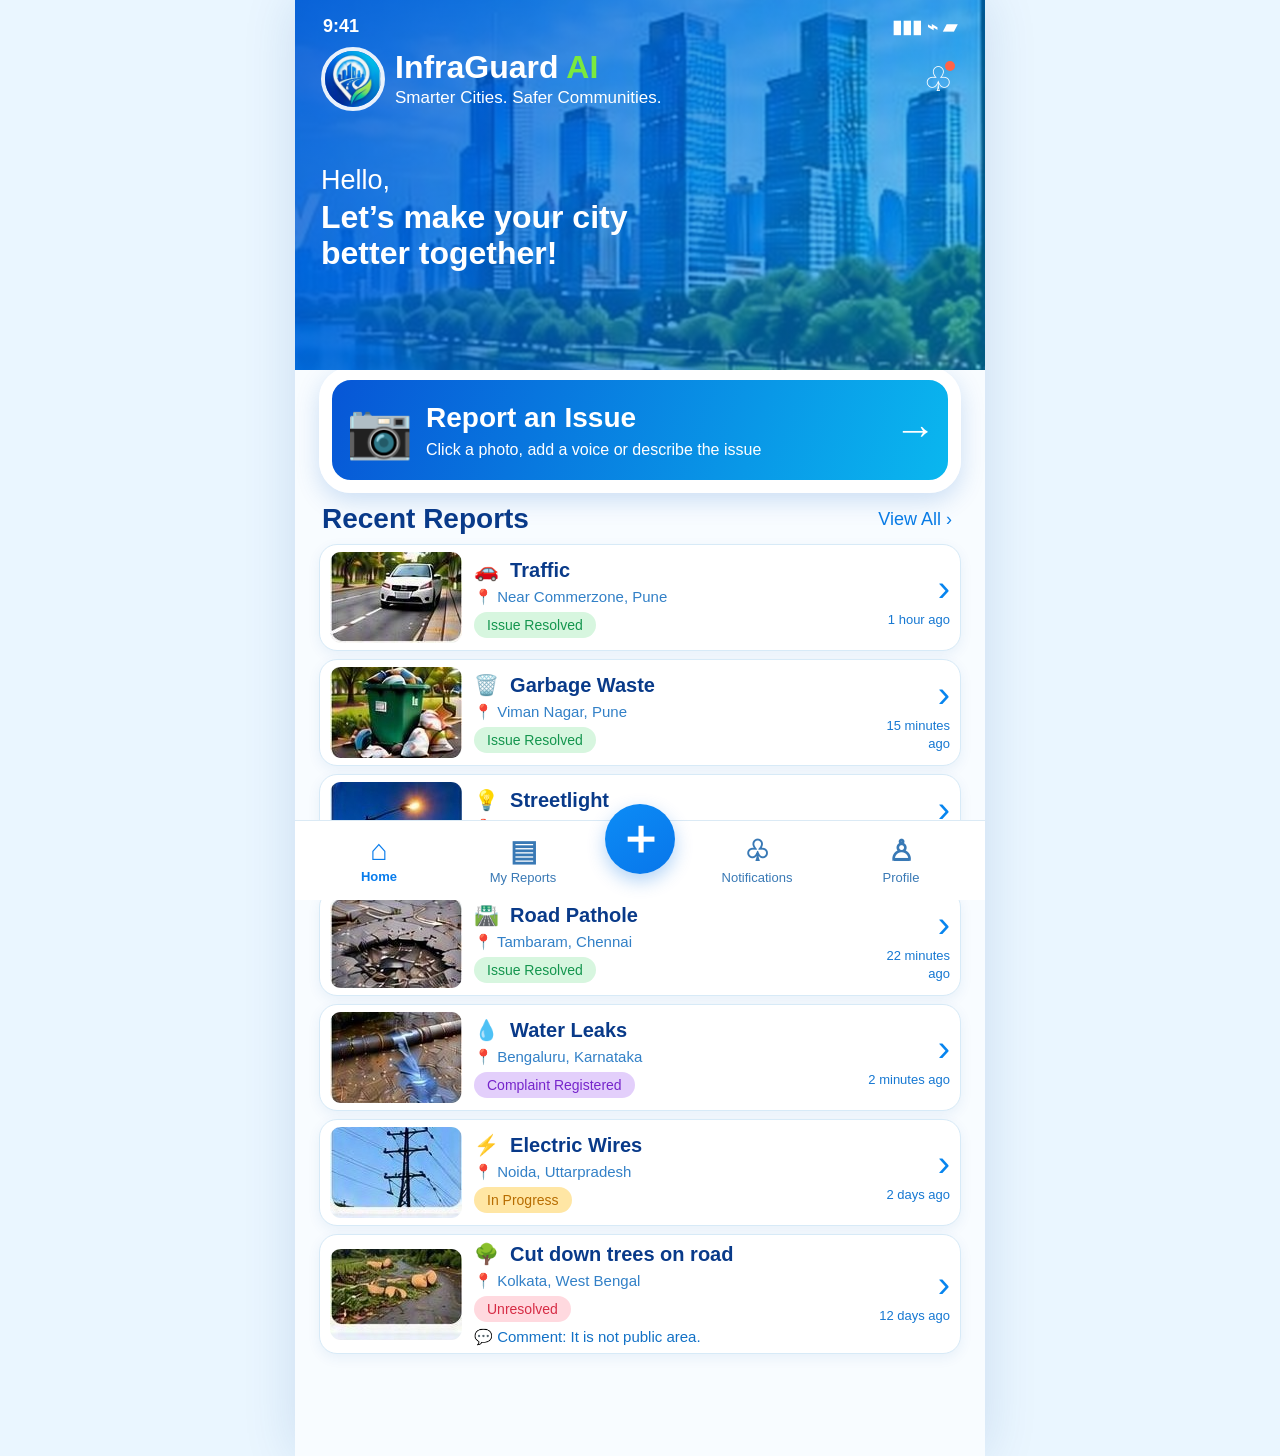
<file: static/index.html>
<!doctype html>
<html lang="en">
<head>
<meta charset="utf-8">
<meta name="viewport" content="width=device-width,initial-scale=1,viewport-fit=cover">
<meta name="theme-color" content="#087fe6">
<title>InfraGuard AI</title>
<link rel="manifest" href="/manifest.webmanifest">
<link rel="stylesheet" href="/static/styles.css">
</head>
<body>
<div id="app">
  <section class="screen active" id="homeScreen">
    <header class="homeHero">
      <div class="statusMock"><span>9:41</span><span>▮▮▮ ⌁ ▰</span></div>
      <div class="brandRow">
        <img src="/static/assets/infraguard_logo.png" alt="InfraGuard AI logo">
        <div><div class="brandTitle">InfraGuard <span>AI</span></div><div class="tagline">Smarter Cities. Safer Communities.</div></div>
        <button class="bell" data-go="notifications">♧<i></i></button>
      </div>
      <div class="welcome">
        <span>Hello,</span>
        <strong>Let’s make your city<br>better together!</strong>
      </div>
    </header>

    <main class="homeBody">
      <button class="reportBanner" id="reportIssueBtn">
        <span class="cameraIcon">📷</span>
        <span class="reportText"><b>Report an Issue</b><small>Click a photo, add a voice or describe the issue</small></span>
        <span class="arrow">→</span>
      </button>

      <div class="sectionHead"><h2>Recent Reports</h2><button data-go="myreports">View All ›</button></div>
      <div class="recentList">
        <article><img src="/static/assets/traffic.jpg"><div><b>🚗 &nbsp;Traffic</b><small>📍 Near Commerzone, Pune</small><em class="resolved">Issue Resolved</em></div><span><i>›</i><small>1 hour ago</small></span></article>
        <article><img src="/static/assets/garbage.jpg"><div><b>🗑️ &nbsp;Garbage Waste</b><small>📍 Viman Nagar, Pune</small><em class="resolved">Issue Resolved</em></div><span><i>›</i><small>15 minutes ago</small></span></article>
        <article><img src="/static/assets/streetlight.jpg"><div><b>💡 &nbsp;Streetlight</b><small>📍 Hitech City, Hyderabad.</small><em class="progress">In Progress</em></div><span><i>›</i><small>15 minutes ago</small></span></article>
        <article><img src="/static/assets/pothole.jpg"><div><b>🛣️ &nbsp;Road Pathole</b><small>📍 Tambaram, Chennai</small><em class="resolved">Issue Resolved</em></div><span><i>›</i><small>22 minutes ago</small></span></article>
        <article><img src="/static/assets/water.jpg"><div><b>💧 &nbsp;Water Leaks</b><small>📍 Bengaluru, Karnataka</small><em class="registered">Complaint Registered</em></div><span><i>›</i><small>2 minutes ago</small></span></article>
        <article><img src="/static/assets/electric.jpg"><div><b>⚡ &nbsp;Electric Wires</b><small>📍 Noida, Uttarpradesh</small><em class="progress">In Progress</em></div><span><i>›</i><small>2 days ago</small></span></article>
        <article><img src="/static/assets/trees.jpg"><div><b>🌳 &nbsp;Cut down trees on road</b><small>📍 Kolkata, West Bengal</small><em class="unresolved">Unresolved</em><small class="comment">💬 Comment: It is not public area.</small></div><span><i>›</i><small>12 days ago</small></span></article>
      </div>
    </main>
  </section>

  <section class="screen" id="captureScreen">
    <header class="simpleHeader"><button data-go="home">←</button><div><b>Report an Issue</b><small>Photo → Location → Voice → AI</small></div></header>
    <main class="capturePage">
      <div class="permissionCard" id="permissionCard">
        <img src="/static/assets/infraguard_logo.png">
        <h2>Ready to report?</h2>
        <p>InfraGuard first asks for camera and location. After the photo is protected, the browser asks for microphone permission when the voice step begins. After first approval, permissions follow your browser settings.</p>
        <button class="primary" id="startPermissionsBtn">Allow Camera & Location</button>
      </div>

      <div class="cameraStage hidden" id="cameraStage">
        <video id="cameraVideo" autoplay playsinline muted></video>
        <div class="cameraOverlay"><span id="locationChip">📍 Detecting location…</span><span>🔐 Privacy protection on</span></div>
        <button id="captureBtn" class="shutter" aria-label="Take photo"><span></span></button>
        <small class="captureHint">Take a clear photo of the infrastructure problem</small>
      </div>

      <div class="processing hidden" id="processingPanel">
        <div class="spinner"></div><h2 id="processingTitle">Protecting your photo…</h2><p id="processingText">Strict privacy mode hides detected faces, people, license plates, QR codes and text-like regions, then verifies the protected photo again.</p>
      </div>

      <div class="voiceStage hidden" id="voiceStage">
        <div class="evidenceWrap"><img id="redactedPreview" alt="Privacy-protected evidence"><span id="redactionBadge">Privacy protected</span></div>
        <div class="locationBox"><small>Automatically attached location</small><b id="locationText">GPS captured</b></div>
        <div class="voiceCircle" id="voiceCircle"><span>🎙️</span></div>
        <h2 id="voiceTitle">Listening…</h2>
        <p id="voiceTimer">Speak in Telugu, Hindi, English or another supported Indian language · 00:20</p>
        <button class="secondary" id="stopVoiceBtn">Finish Voice</button>
      </div>

      <div class="analysisStage hidden" id="analysisStage">
        <div class="evidenceWrap small"><img id="finalEvidence" alt="Privacy-protected evidence"></div>
        <div class="transcriptCard"><small>English text from your voice</small><p id="englishTranscript"></p></div>
        <div class="aiCard">
          <div class="aiHeader"><span>✦</span><div><b>InfraGuard AI Analysis</b><small id="aiSource">Analyzing complaint…</small></div></div>
          <div class="aiGrid">
            <div><small>Issue</small><b id="aiIssue">—</b></div>
            <div><small>Severity</small><b id="aiSeverity">—</b></div>
            <div><small>Department</small><b id="aiDepartment">—</b></div>
          </div>
          <p id="aiSummary"></p>
        </div>
        <textarea id="editText" placeholder="You can correct the English complaint before submitting."></textarea>
        <button class="secondary full hidden" id="retakePhotoBtn">Retake Photo</button>
        <button class="primary full" id="submitBtn" disabled>Submit Complaint</button>
        <div id="submitResult"></div>
      </div>
    </main>
  </section>

  <section class="screen" id="myreportsScreen">
    <header class="simpleHeader"><button data-go="home">←</button><div><b>My Reports</b><small>Track your complaints</small></div></header>
    <main class="genericPage"><div id="myReportsList" class="caseList"></div></main>
  </section>

  <section class="screen" id="notificationsScreen">
    <header class="simpleHeader"><button data-go="home">←</button><div><b>Notifications</b><small>Case updates</small></div></header>
    <main class="genericPage"><div id="notificationList" class="caseList"></div></main>
  </section>

  <section class="screen" id="profileScreen">
    <header class="simpleHeader"><button data-go="home">←</button><div><b>Profile</b><small>Citizen account</small></div></header>
    <main class="genericPage">
      <div class="profileCard"><img src="/static/assets/infraguard_logo.png"><h2>InfraGuard Citizen</h2><p>✓ Identity verified for demo</p><div class="profileRows"><span>Mobile / Email <b>Verified</b></span><span>Location permission <b id="profileLocation">Check on report</b></span><span>Privacy mode <b>Automatic redaction</b></span></div></div>
      <button class="officerLink" data-go="officer">Open Government Officer Console →</button>
    </main>
  </section>

  <section class="screen" id="officerScreen">
    <header class="officerHeader"><button data-go="profile">←</button><div><b>InfraGuard AI</b><small>Department Command Center</small></div><button data-go="analytics">Analytics</button></header>
    <main class="officerPage"><div class="officerStats" id="officerStats"></div><div id="officerList"></div></main>
  </section>

  <section class="screen" id="analyticsScreen">
    <header class="officerHeader"><button data-go="officer">←</button><div><b>City Operations</b><small>Analytics</small></div><span></span></header>
    <main class="officerPage"><div class="analyticsCards" id="analyticsCards"></div><div class="analyticsPanel"><h3>Department workload</h3><div id="departmentBars"></div></div></main>
  </section>

  <nav class="bottomNav" id="bottomNav">
    <button class="active" data-go="home"><span>⌂</span>Home</button>
    <button data-go="myreports"><span>▤</span>My Reports</button>
    <button class="plus" id="navReportBtn"><span>＋</span></button>
    <button data-go="notifications"><span>♧</span>Notifications</button>
    <button data-go="profile"><span>♙</span>Profile</button>
  </nav>

  <div class="toast" id="toast"></div>
</div>
<script src="/static/app.js"></script>
</body>
</html>
</file>
<file: static/styles.css>
:root{--blue:#0a83f5;--deep:#064cb7;--cyan:#12c8df;--text:#073a91;--muted:#5b8ec6;--bg:#eef9ff;--border:#d7eaf7;--green:#22a961;--amber:#ef9c10;--red:#e44755}
*{box-sizing:border-box}html,body{margin:0;min-height:100%;font-family:Inter,Segoe UI,Arial,sans-serif;background:#eaf6ff;color:#093a89}button,input,textarea,select{font:inherit}button{cursor:pointer}.hidden{display:none!important}
#app{width:min(100%,690px);min-height:100vh;margin:0 auto;background:#f8fcff;box-shadow:0 0 50px rgba(0,70,150,.14);position:relative;padding-bottom:82px}.screen{display:none;min-height:calc(100vh - 82px)}.screen.active{display:block}
.homeHero{height:370px;background:linear-gradient(120deg,rgba(0,86,212,.84),rgba(0,163,235,.55)),url('/static/assets/city_hero.jpg') center/cover;color:#fff;padding:14px 26px 28px;position:relative}.statusMock{display:flex;justify-content:space-between;font-weight:800;font-size:18px;padding:2px 2px 9px}.brandRow{display:flex;align-items:center;gap:10px}.brandRow img{width:64px;height:64px;border-radius:50%;object-fit:cover;border:4px solid rgba(255,255,255,.9)}.brandTitle{font-size:32px;font-weight:900;line-height:1}.brandTitle span{color:#7bea3e}.tagline{font-size:17px;margin-top:5px}.bell{margin-left:auto;border:0;background:none;color:#fff;font-size:34px;position:relative}.bell i{position:absolute;width:10px;height:10px;border-radius:50%;background:#ff6348;right:4px;top:3px}.welcome{margin-top:54px}.welcome span{display:block;font-size:27px}.welcome strong{display:block;font-size:32px;line-height:1.12;margin-top:4px}
.homeBody{padding:0 24px 20px;margin-top:-2px}.reportBanner{width:100%;margin-top:-3px;background:linear-gradient(110deg,#0756d6,#0ab7ef);border:13px solid #fff;border-radius:32px;min-height:126px;color:#fff;display:grid;grid-template-columns:80px 1fr 40px;align-items:center;text-align:left;box-shadow:0 8px 24px rgba(0,91,196,.18);padding:0 14px}.cameraIcon{font-size:54px}.reportText b{display:block;font-size:28px}.reportText small{display:block;font-size:16px;margin-top:7px}.arrow{font-size:42px}.sectionHead{display:flex;align-items:center;justify-content:space-between;margin:10px 3px 9px}.sectionHead h2{font-size:28px;margin:0}.sectionHead button{border:0;background:none;color:#087be5;font-size:18px}.recentList{display:flex;flex-direction:column;gap:8px}.recentList article{background:#fff;border:1px solid var(--border);border-radius:18px;padding:7px 10px;display:grid;grid-template-columns:132px 1fr 88px;gap:12px;align-items:center;box-shadow:0 4px 13px rgba(0,85,170,.07);min-height:101px}.recentList img{width:132px;height:91px;object-fit:cover;border-radius:11px}.recentList article>div b{display:block;font-size:20px}.recentList article>div small{display:block;font-size:15px;color:#3280c7;margin-top:6px}.recentList em{font-style:normal;font-size:14px;padding:5px 13px;border-radius:16px;display:inline-block;margin-top:6px}.resolved{background:#d7f6df;color:#14954e}.progress{background:#ffe6a4;color:#b86d00}.registered{background:#e3cffb;color:#7625cb}.unresolved{background:#ffd9df;color:#d62c45}.comment{color:#1271c6!important}.recentList article>span{text-align:right}.recentList article>span i{display:block;color:#0785ef;font-style:normal;font-size:37px}.recentList article>span small{font-size:13px;color:#1678d2}
.bottomNav{position:fixed;bottom:0;left:50%;transform:translateX(-50%);width:min(100%,690px);height:80px;background:#fff;border-top:1px solid #dbeaf5;display:grid;grid-template-columns:1fr 1fr 90px 1fr 1fr;align-items:center;z-index:50;padding:4px 12px 7px}.bottomNav button{border:0;background:none;color:#3979b5;font-size:13px;height:63px}.bottomNav button span{display:block;font-size:29px;font-weight:800;margin-bottom:2px}.bottomNav button.active{color:#087cec;font-weight:800}.bottomNav .plus{width:70px;height:70px;border-radius:50%;background:linear-gradient(145deg,#0c8cf6,#0876ea);color:#fff;align-self:start;margin-top:-21px;justify-self:center;box-shadow:0 7px 18px rgba(0,111,230,.3)}.bottomNav .plus span{font-size:48px;line-height:56px}
.simpleHeader{height:76px;background:linear-gradient(110deg,#0561cf,#08a7ec);color:#fff;display:flex;align-items:center;gap:13px;padding:0 18px}.simpleHeader button,.officerHeader button{border:0;background:rgba(255,255,255,.14);color:#fff;border-radius:10px;padding:9px 12px;font-size:20px}.simpleHeader b,.officerHeader b{font-size:20px;display:block}.simpleHeader small,.officerHeader small{font-size:12px;color:#d8edff}.capturePage,.genericPage{padding:18px}.permissionCard{text-align:center;background:#fff;border:1px solid var(--border);border-radius:24px;padding:32px 24px;box-shadow:0 8px 24px rgba(0,83,167,.08)}.permissionCard img{width:92px;height:92px;border-radius:23px}.permissionCard h2{font-size:24px;margin:16px 0 6px}.permissionCard p{color:#5d7ea5;line-height:1.55;font-size:14px}.primary,.secondary{border:0;border-radius:14px;padding:13px 17px;font-weight:800}.primary{background:linear-gradient(110deg,#096be4,#09b4ed);color:white;box-shadow:0 8px 18px rgba(0,99,214,.2)}.secondary{background:#eaf5ff;color:#0b68bb;border:1px solid #cce4f7}.permissionCard button{width:100%;margin-top:10px}
.cameraStage{height:calc(100vh - 158px);min-height:570px;background:#061526;position:relative;overflow:hidden;border-radius:0 0 20px 20px}.cameraStage video{width:100%;height:100%;object-fit:cover}.cameraOverlay{position:absolute;top:16px;left:14px;right:14px;display:flex;gap:8px;justify-content:space-between;flex-wrap:wrap}.cameraOverlay span{background:rgba(4,24,48,.72);color:#fff;padding:7px 10px;border-radius:999px;font-size:11px;backdrop-filter:blur(5px)}.shutter{position:absolute;bottom:56px;left:50%;transform:translateX(-50%);width:78px;height:78px;border-radius:50%;border:5px solid #fff;background:rgba(255,255,255,.3);display:grid;place-items:center}.shutter span{width:59px;height:59px;border-radius:50%;background:#fff}.captureHint{position:absolute;bottom:24px;left:0;right:0;color:#fff;text-align:center}
.processing{padding:110px 30px;text-align:center}.spinner{width:56px;height:56px;border-radius:50%;border:5px solid #dceefe;border-top-color:#0b84ee;animation:spin 1s linear infinite;margin:0 auto 22px}@keyframes spin{to{transform:rotate(360deg)}}.processing h2{font-size:24px}.processing p{color:#5c7ea4;line-height:1.55}
.voiceStage,.analysisStage{padding:16px}.evidenceWrap{border-radius:20px;overflow:hidden;position:relative;background:#e7f0f8}.evidenceWrap img{width:100%;max-height:360px;display:block;object-fit:contain}.evidenceWrap.small img{max-height:220px}.evidenceWrap span{position:absolute;bottom:10px;left:10px;background:rgba(6,31,54,.78);color:#fff;border-radius:999px;padding:6px 10px;font-size:11px}.locationBox,.transcriptCard,.aiCard{background:#fff;border:1px solid var(--border);border-radius:16px;padding:14px;margin-top:12px}.locationBox small,.transcriptCard small{display:block;color:#6c8caf;font-size:11px;margin-bottom:4px}.voiceCircle{width:104px;height:104px;border-radius:50%;background:linear-gradient(145deg,#098cf5,#12c9df);display:grid;place-items:center;margin:35px auto 16px;box-shadow:0 0 0 18px rgba(12,151,238,.09)}.voiceCircle span{font-size:48px}.voiceStage h2,.voiceStage p{text-align:center}.voiceStage p{color:#6587a9}.voiceStage .secondary{display:block;margin:18px auto}.aiHeader{display:flex;gap:10px;align-items:center}.aiHeader>span{font-size:28px;color:#0c8ff5}.aiHeader b{display:block}.aiHeader small{display:block;color:#6c8caf;margin-top:2px}.aiGrid{display:grid;grid-template-columns:1fr 1fr 1fr;gap:8px;margin-top:14px}.aiGrid>div{background:#f3f8fd;border-radius:11px;padding:10px}.aiGrid small{display:block;color:#7590ac;font-size:9px}.aiGrid b{display:block;font-size:11px;margin-top:4px}.aiCard p{font-size:13px;line-height:1.5;color:#456b91}.analysisStage textarea{width:100%;min-height:100px;margin-top:12px;border:1px solid #cfe1f0;border-radius:14px;padding:12px}.full{width:100%;margin-top:12px;padding:15px}
.caseList{display:flex;flex-direction:column;gap:11px}.caseCard,.notificationCard,.profileCard{background:#fff;border:1px solid var(--border);border-radius:17px;padding:15px;box-shadow:0 5px 16px rgba(0,76,150,.06)}.caseTop{display:flex;justify-content:space-between;gap:10px}.caseCard h3{margin:4px 0;font-size:17px}.caseId{font-size:10px;color:#7190ad}.pill{font-size:10px;font-weight:800;padding:5px 9px;border-radius:999px;background:#eaf3fb}.caseCard p{font-size:12px;color:#5b7a9a;line-height:1.5}.caseMeta{display:grid;grid-template-columns:1fr 1fr;gap:7px}.caseMeta span{background:#f4f8fc;border-radius:9px;padding:8px;font-size:10px}.caseMeta b{display:block;font-size:11px;margin-top:3px}.profileCard{text-align:center}.profileCard img{width:95px;height:95px;border-radius:24px}.profileRows{text-align:left;margin-top:18px}.profileRows span{display:flex;justify-content:space-between;padding:11px 0;border-top:1px solid var(--border);font-size:12px}.officerLink{width:100%;margin-top:12px;border:0;border-radius:14px;background:#071d38;color:#fff;padding:14px}
.officerHeader{height:72px;background:#07182f;color:#fff;display:grid;grid-template-columns:50px 1fr auto;align-items:center;padding:0 16px;gap:10px}.officerHeader button:last-child{font-size:12px}.officerPage{padding:16px;background:#071426;min-height:calc(100vh - 154px);color:#fff}.officerStats,.analyticsCards{display:grid;grid-template-columns:repeat(4,1fr);gap:8px;margin-bottom:12px}.statBox,.analyticCard{background:#0e2747;border:1px solid #1f466e;border-radius:11px;padding:12px}.statBox small,.analyticCard small{color:#83a2c2;font-size:9px}.statBox b,.analyticCard b{display:block;font-size:22px;margin-top:5px}.officerCase,.analyticsPanel{background:#0d213b;border:1px solid #1b426a;border-radius:14px;padding:14px;margin-top:10px}.officerCase h3{margin:3px 0 8px}.officerCase p{font-size:11px;color:#9bb3cd;line-height:1.5}.officerCase select,.officerCase textarea{width:100%;background:#0a1930;color:#fff;border:1px solid #2c4f73;border-radius:9px;padding:9px;margin-top:8px}.officerCase button{width:100%;margin-top:8px}.barRow{margin:11px 0}.barLabel{display:flex;justify-content:space-between;font-size:11px;color:#a5bdd5}.barTrack{height:8px;background:#132f50;border-radius:999px;margin-top:5px;overflow:hidden}.barFill{height:100%;background:linear-gradient(90deg,#158af6,#36d0e0);border-radius:999px}.toast{position:fixed;left:50%;bottom:95px;transform:translate(-50%,15px);width:min(calc(100% - 40px),620px);background:#061b34;color:#fff;border-radius:13px;padding:12px 14px;text-align:center;font-size:12px;opacity:0;pointer-events:none;transition:.25s;z-index:99}.toast.show{opacity:1;transform:translate(-50%,0)}
@media(max-width:560px){#app{width:100%;box-shadow:none}.homeHero{height:330px;padding:11px 18px 24px}.brandRow img{width:55px;height:55px}.brandTitle{font-size:27px}.tagline{font-size:14px}.welcome{margin-top:47px}.welcome span{font-size:23px}.welcome strong{font-size:28px}.homeBody{padding:0 12px 15px}.reportBanner{border-width:10px;grid-template-columns:60px 1fr 28px;min-height:105px;border-radius:26px;padding:0 10px}.cameraIcon{font-size:42px}.reportText b{font-size:23px}.reportText small{font-size:12px}.arrow{font-size:32px}.sectionHead h2{font-size:24px}.recentList article{grid-template-columns:104px 1fr 66px;gap:8px;min-height:88px}.recentList img{width:104px;height:78px}.recentList article>div b{font-size:15px}.recentList article>div small{font-size:11px}.recentList em{font-size:10px;padding:4px 8px}.recentList article>span small{font-size:9px}.recentList article>span i{font-size:28px}.bottomNav{height:72px;grid-template-columns:1fr 1fr 72px 1fr 1fr;padding:4px 4px 6px}.bottomNav button{font-size:9px;height:58px}.bottomNav button span{font-size:24px}.bottomNav .plus{width:62px;height:62px}.aiGrid{grid-template-columns:1fr}.officerStats,.analyticsCards{grid-template-columns:1fr 1fr}}
</file>
